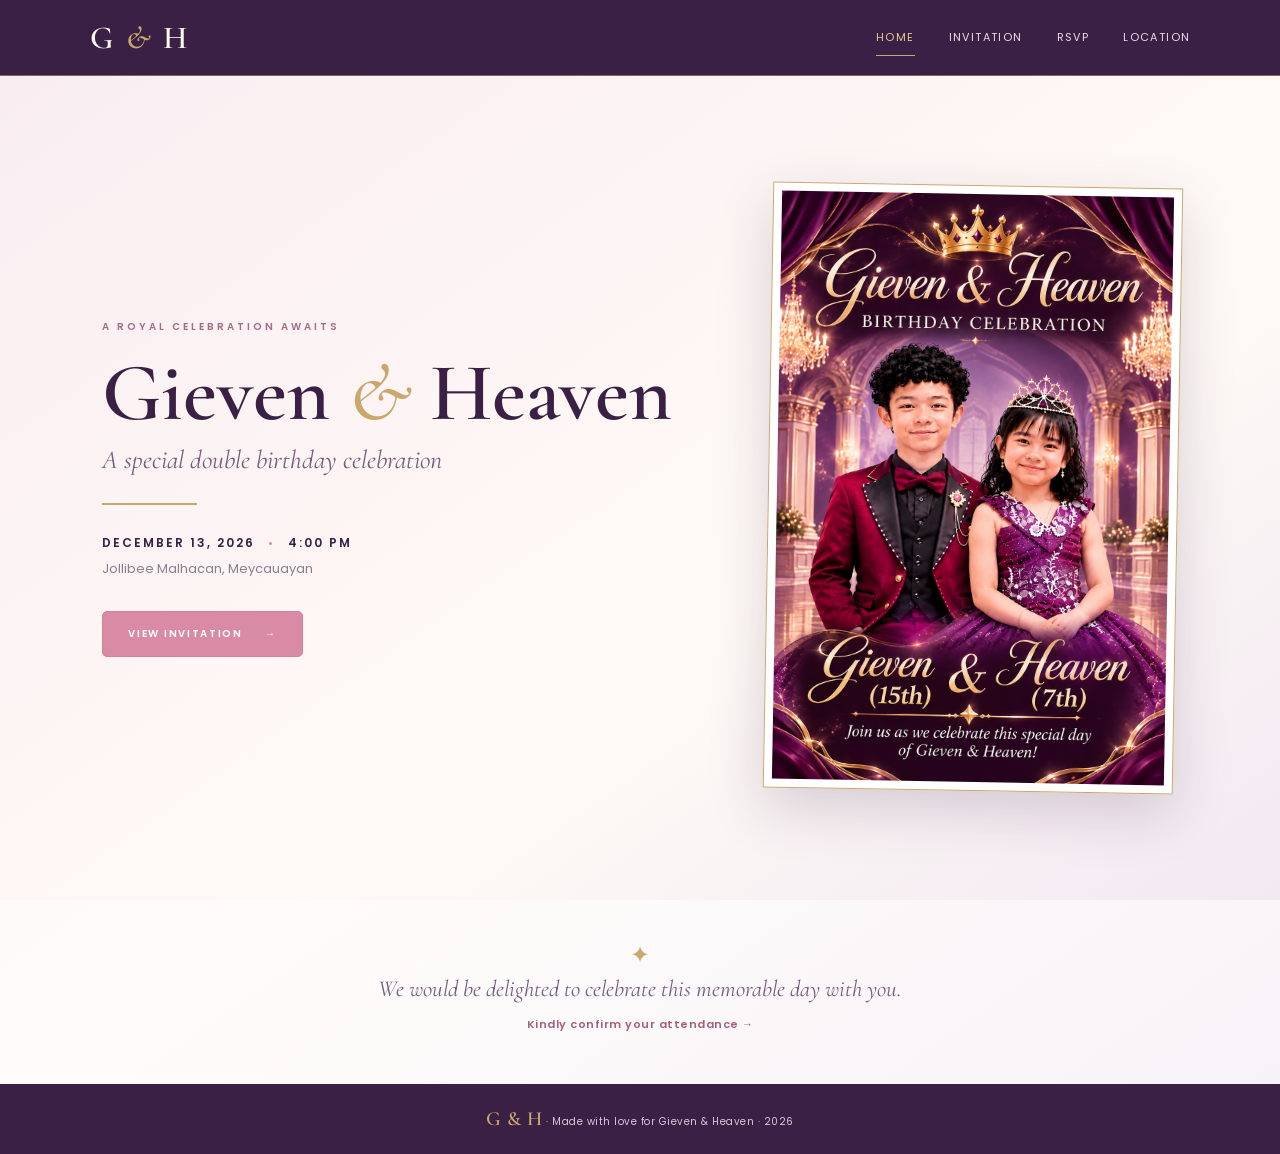
<file: index.html>
<!DOCTYPE html>
<html lang="en">
<head>
  <meta charset="UTF-8">
  <meta name="viewport" content="width=device-width, initial-scale=1.0">
  <meta name="theme-color" content="#392044">
  <title>Gieven & Heaven | Birthday Celebration</title>
  <link rel="stylesheet" href="style.css">
</head>
<body>
  <header class="topbar">
    <a class="brand" href="index.html">G <span>&</span> H</a>
    <button class="menu-toggle" aria-label="Open menu" aria-expanded="false">☰</button>
    <nav class="nav-links">
      <a class="active" href="index.html">Home</a>
      <a href="invitation.html">Invitation</a>
      <a href="rsvp.html">RSVP</a>
      <a href="location.html">Location</a>
    </nav>
  </header>

  <main class="home-page">
    <section class="welcome">
      <div class="welcome-copy">
        <p class="eyebrow">A ROYAL CELEBRATION AWAITS</p>
        <h1>Gieven <em>&</em> Heaven</h1>
        <p class="subtitle">A special double birthday celebration</p>
        <div class="gold-line"></div>
        <p class="event-date">DECEMBER 13, 2026 <span>•</span> 4:00 PM</p>
        <p class="event-place">Jollibee Malhacan, Meycauayan</p>
        <a class="primary-btn" href="invitation.html">VIEW INVITATION <span>→</span></a>
      </div>
      <a class="cover-art" href="invitation.html" aria-label="View the birthday invitation">
        <img src="Royal Purple Birthday Celebration.png" alt="Gieven and Heaven birthday invitation">
      </a>
    </section>
    <section class="welcome-note">
      <span class="ornament">✦</span>
      <p>We would be delighted to celebrate this memorable day with you.</p>
      <a class="text-link" href="rsvp.html">Kindly confirm your attendance →</a>
    </section>
  </main>

  <footer><span>G & H</span> · Made with love for Gieven & Heaven · 2026</footer>
  <script src="script.js"></script>
</body>
</html>
</file>
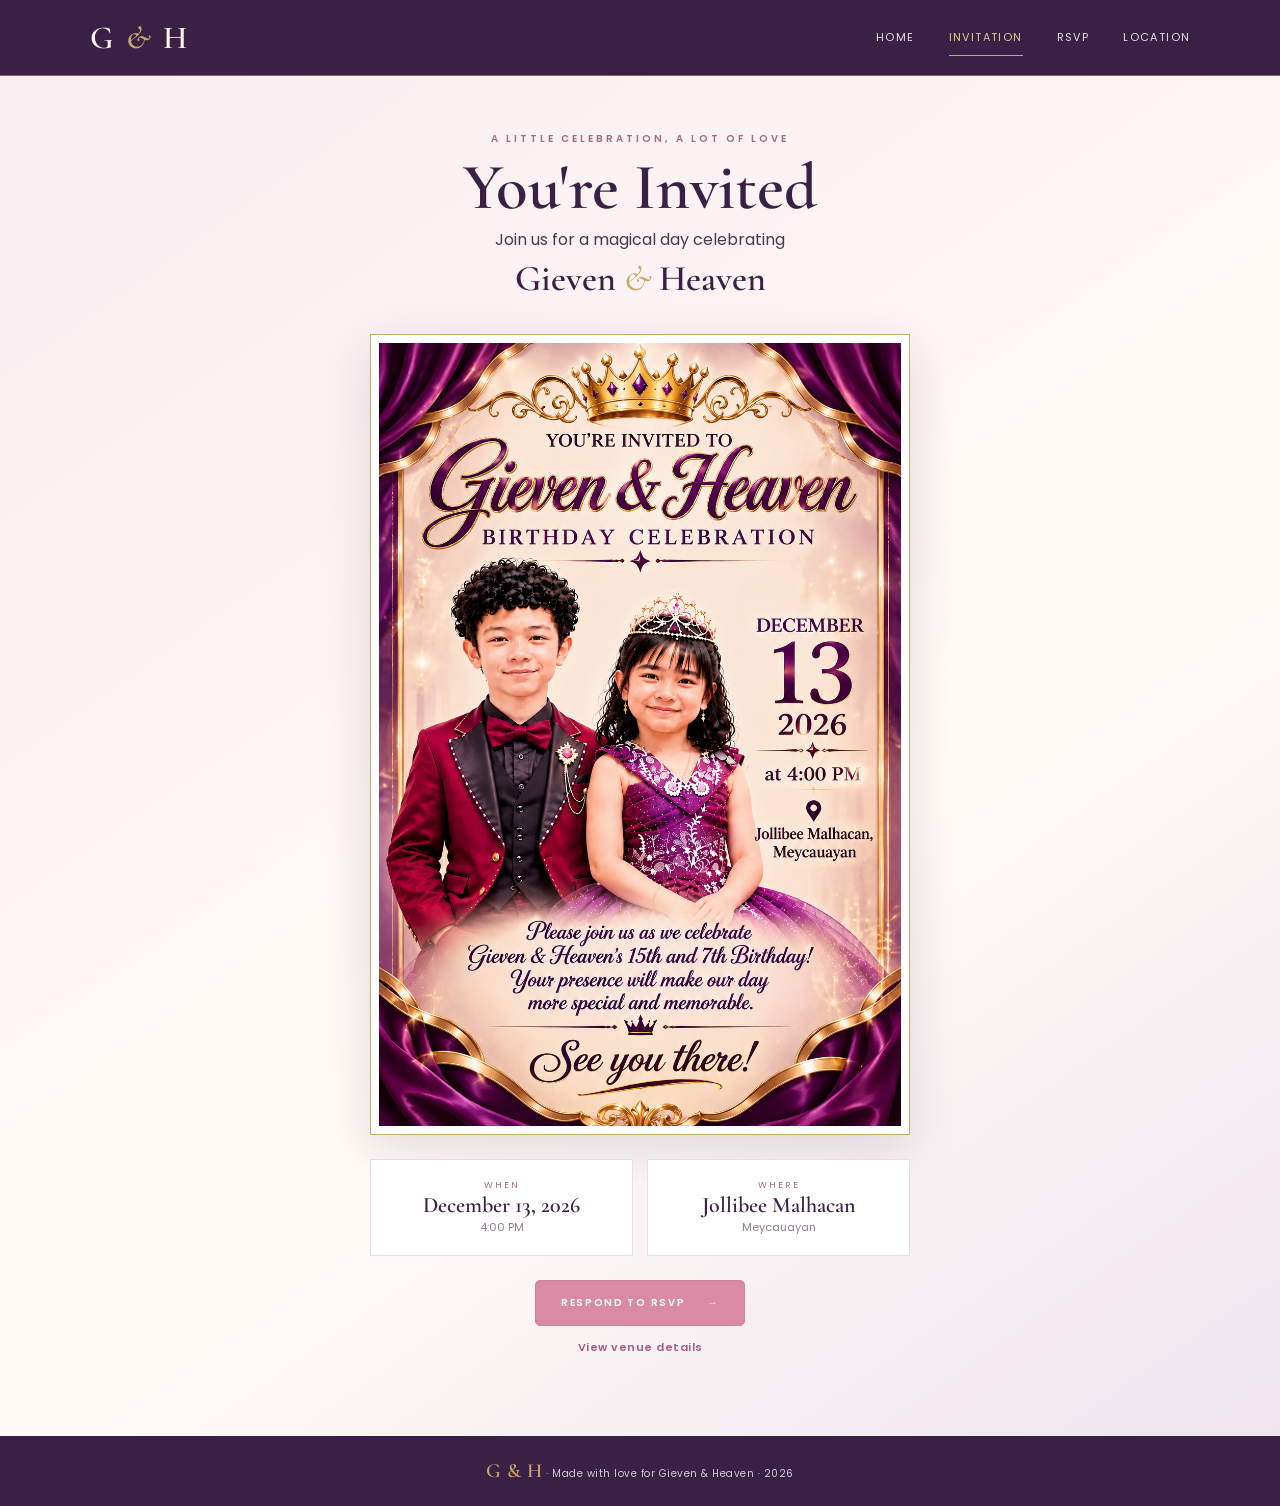
<file: invitation.html>
<!DOCTYPE html>
<html lang="en">
<head>
  <meta charset="UTF-8">
  <meta name="viewport" content="width=device-width, initial-scale=1.0">
  <meta name="theme-color" content="#392044">
  <title>Our Invitation | Gieven & Heaven</title>
  <link rel="stylesheet" href="style.css">
</head>
<body>
  <header class="topbar">
    <a class="brand" href="index.html">G <span>&</span> H</a>
    <button class="menu-toggle" aria-label="Open menu" aria-expanded="false">☰</button>
    <nav class="nav-links">
      <a href="index.html">Home</a>
      <a class="active" href="invitation.html">Invitation</a>
      <a href="rsvp.html">RSVP</a>
      <a href="location.html">Location</a>
    </nav>
  </header>

  <main class="inner-page invitation-page">
    <div class="section-heading">
      <p class="eyebrow">A LITTLE CELEBRATION, A LOT OF LOVE</p>
      <h1>You're Invited</h1>
      <p>Join us for a magical day celebrating</p>
      <h2>Gieven <em>&</em> Heaven</h2>
    </div>
    <div class="invitation-frame">
      <img src="invitation.png" alt="Official Gieven and Heaven birthday invitation">
    </div>
    <div class="event-summary">
      <div><small>WHEN</small><strong>December 13, 2026</strong><span>4:00 PM</span></div>
      <div><small>WHERE</small><strong>Jollibee Malhacan</strong><span>Meycauayan</span></div>
    </div>
    <div class="center-actions">
      <a class="primary-btn" href="rsvp.html">RESPOND TO RSVP <span>→</span></a>
      <a class="text-link" href="location.html">View venue details</a>
    </div>
  </main>
  <footer><span>G & H</span> · Made with love for Gieven & Heaven · 2026</footer>
  <script src="script.js"></script>
</body>
</html>
</file>
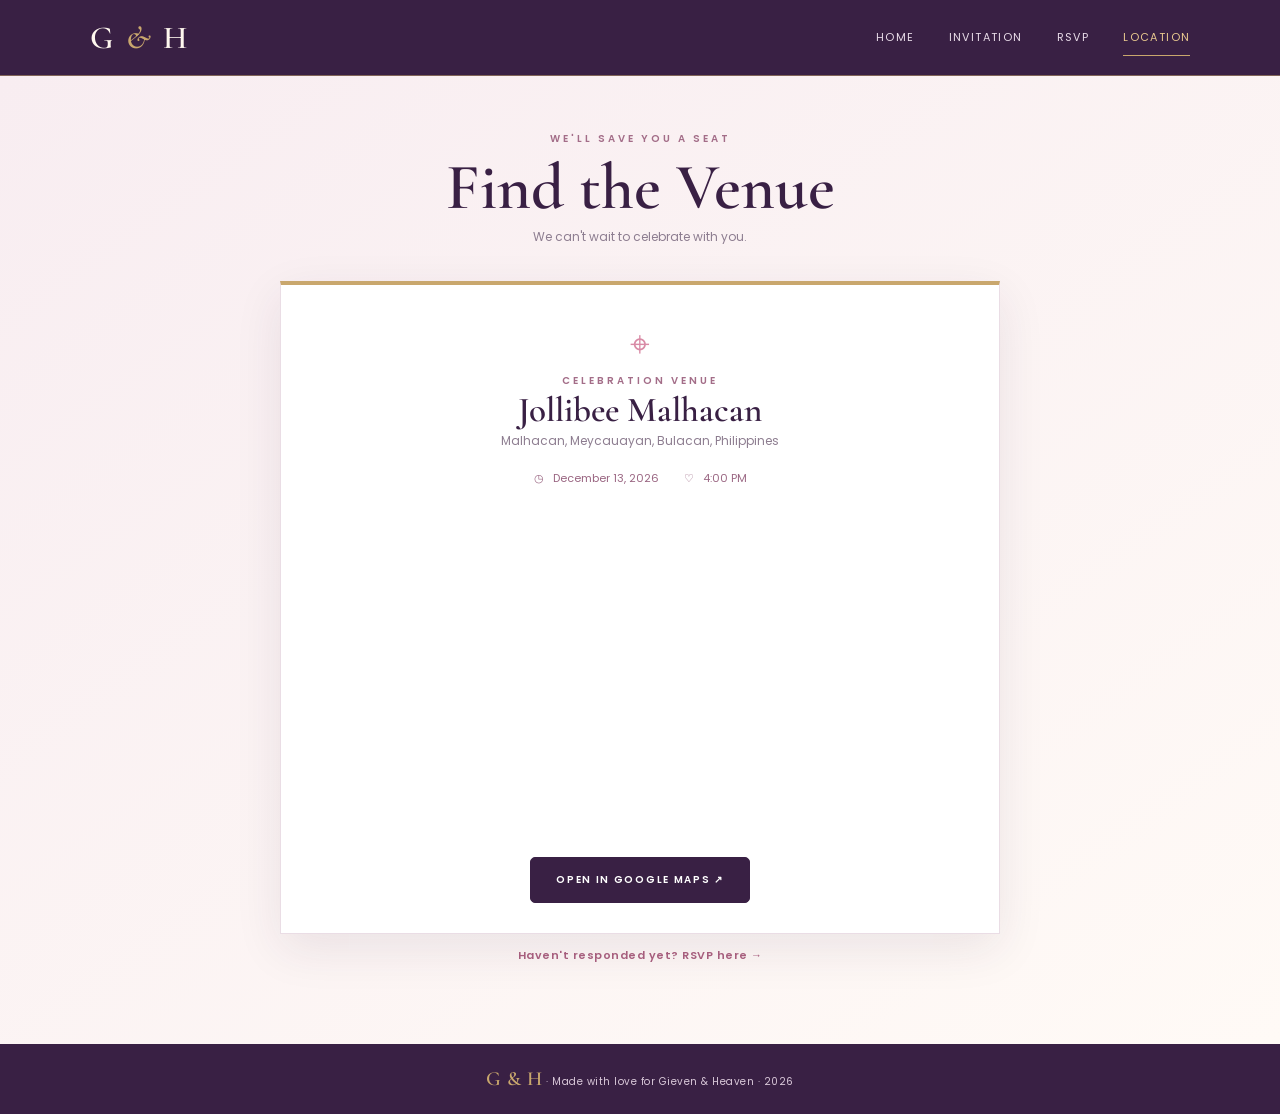
<file: location.html>
<!DOCTYPE html>
<html lang="en">
<head>
  <meta charset="UTF-8">
  <meta name="viewport" content="width=device-width, initial-scale=1.0">
  <meta name="theme-color" content="#392044">
  <title>Location | Gieven & Heaven</title>
  <link rel="stylesheet" href="style.css">
</head>
<body>
  <header class="topbar">
    <a class="brand" href="index.html">G <span>&</span> H</a>
    <button class="menu-toggle" aria-label="Open menu" aria-expanded="false">☰</button>
    <nav class="nav-links">
      <a href="index.html">Home</a>
      <a href="invitation.html">Invitation</a>
      <a href="rsvp.html">RSVP</a>
      <a class="active" href="location.html">Location</a>
    </nav>
  </header>

  <main class="inner-page location-page">
    <div class="section-heading">
      <p class="eyebrow">WE'LL SAVE YOU A SEAT</p>
      <h1>Find the Venue</h1>
      <p>We can't wait to celebrate with you.</p>
    </div>
    <section class="venue-card">
      <div class="venue-icon">⌖</div>
      <p class="eyebrow">CELEBRATION VENUE</p>
      <h2>Jollibee Malhacan</h2>
      <p class="venue-address">Malhacan, Meycauayan, Bulacan, Philippines</p>
      <div class="venue-meta"><span>◷ &nbsp; December 13, 2026</span><span>♡ &nbsp; 4:00 PM</span></div>
      <iframe title="Map to Jollibee Malhacan, Meycauayan" src="https://maps.google.com/maps?q=Jollibee%20Malhacan%20Meycauayan&t=&z=16&ie=UTF8&iwloc=&output=embed" loading="lazy" referrerpolicy="no-referrer-when-downgrade"></iframe>
      <a class="primary-btn map-btn" href="https://www.google.com/maps/search/?api=1&query=Jollibee+Malhacan+Meycauayan" target="_blank" rel="noopener noreferrer">OPEN IN GOOGLE MAPS ↗</a>
    </section>
    <div class="center-actions"><a class="text-link" href="rsvp.html">Haven't responded yet? RSVP here →</a></div>
  </main>
  <footer><span>G & H</span> · Made with love for Gieven & Heaven · 2026</footer>
  <script src="script.js"></script>
</body>
</html>
</file>
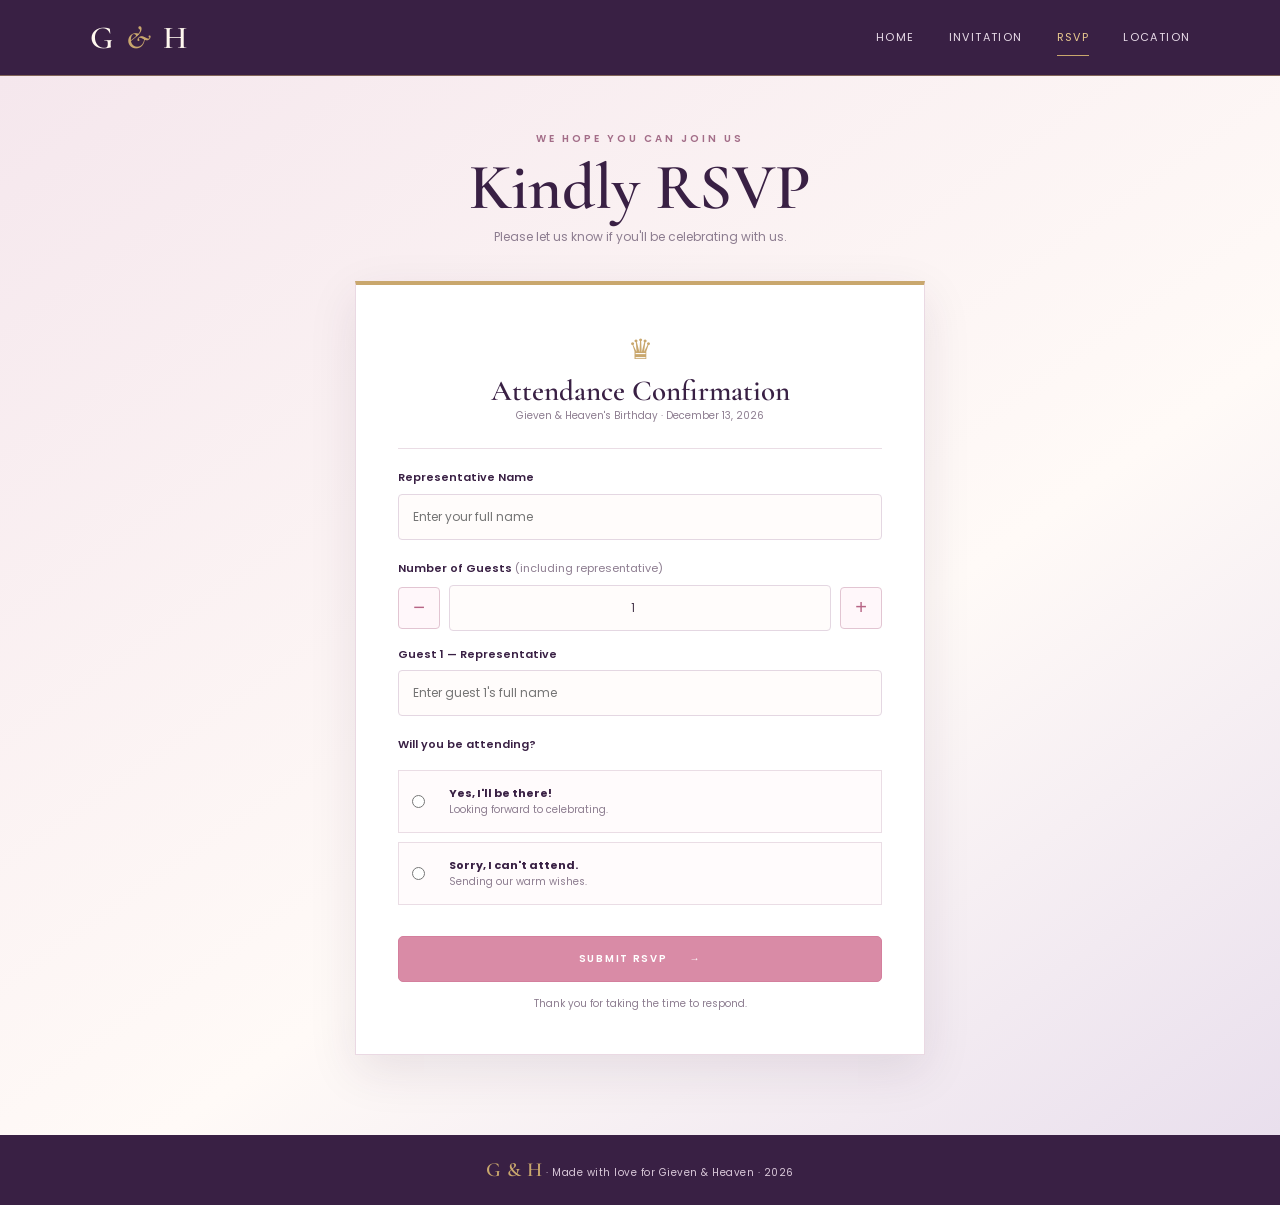
<file: rsvp.html>
<!DOCTYPE html>
<html lang="en">
<head>
  <meta charset="UTF-8">
  <meta name="viewport" content="width=device-width, initial-scale=1.0">
  <meta name="theme-color" content="#392044">

  <title>RSVP | Gieven & Heaven</title>

  <link rel="stylesheet" href="style.css">
</head>

<body>

  <!-- NAVIGATION -->
  <header class="topbar">
    <a class="brand" href="index.html">
      G <span>&</span> H
    </a>

    <button
      class="menu-toggle"
      type="button"
      aria-label="Open menu"
      aria-expanded="false"
    >
      ☰
    </button>

    <nav class="nav-links">
      <a href="index.html">Home</a>
      <a href="invitation.html">Invitation</a>
      <a href="rsvp.html" class="active">RSVP</a>
      <a href="location.html">Location</a>
    </nav>
  </header>

  <!-- RSVP PAGE -->
  <main class="inner-page rsvp-page">

    <div class="section-heading">
      <p class="eyebrow">WE HOPE YOU CAN JOIN US</p>

      <h1>Kindly RSVP</h1>

      <p>
        Please let us know if you'll be celebrating
        with us.
      </p>
    </div>

    <!-- RSVP FORM -->
    <form class="rsvp-card" id="rsvpForm">

      <div class="form-intro">
        <span class="mini-crown">♛</span>

        <h2>Attendance Confirmation</h2>

        <p>
          Gieven & Heaven's Birthday
          · December 13, 2026
        </p>
      </div>

      <!-- REPRESENTATIVE NAME -->
      <label for="representativeName">
        Representative Name
      </label>

      <input
        id="representativeName"
        name="representativeName"
        type="text"
        placeholder="Enter your full name"
        autocomplete="name"
        required
      >

      <!-- NUMBER OF GUESTS -->
      <label for="guestCount">
        Number of Guests
        <span class="hint">
          (including representative)
        </span>
      </label>

      <div class="number-control">

        <button
          type="button"
          class="step-btn"
          id="minusGuest"
          aria-label="Decrease guests"
        >
          −
        </button>

        <input
          id="guestCount"
          name="guestCount"
          type="number"
          min="1"
          max="20"
          value="1"
          required
        >

        <button
          type="button"
          class="step-btn"
          id="plusGuest"
          aria-label="Increase guests"
        >
          +
        </button>

      </div>

      <!-- GUEST NAMES -->
      <div
        id="guestNameFields"
        class="guest-fields"
      ></div>

      <!-- ATTENDANCE -->
      <fieldset>

        <legend>
          Will you be attending?
        </legend>

        <label class="choice">

          <input
            type="radio"
            name="attendance"
            value="Yes"
            required
          >

          <span class="choice-mark"></span>

          <span>
            <strong>
              Yes, I'll be there!
            </strong>

            <small>
              Looking forward to celebrating.
            </small>
          </span>

        </label>

        <label class="choice">

          <input
            type="radio"
            name="attendance"
            value="No"
          >

          <span class="choice-mark"></span>

          <span>
            <strong>
              Sorry, I can't attend.
            </strong>

            <small>
              Sending our warm wishes.
            </small>
          </span>

        </label>

      </fieldset>

      <!-- SUBMIT BUTTON -->
      <button
        class="primary-btn submit-btn"
        type="submit"
      >
        SUBMIT RSVP
        <span>→</span>
      </button>

      <p class="form-note">
        Thank you for taking the time to respond.
      </p>

      <!-- RESPONSE MESSAGE -->
      <div
        id="responseMessage"
        class="response-message"
        role="status"
        aria-live="polite"
      ></div>

    </form>

  </main>

  <!-- FOOTER -->
  <footer>
    <span>G & H</span>
    · Made with love for Gieven & Heaven
    · 2026
  </footer>

  <!-- JAVASCRIPT -->
  <script src="script.js"></script>

</body>
</html>
</file>
<file: style.css>
@import url('https://fonts.googleapis.com/css2?family=Cormorant+Garamond:wght@400;500;600;700&family=Poppins:wght@300;400;500;600;700&display=swap');

:root {
  --plum: #392044;
  --plum-2: #50345d;
  --purple: #765b7d;
  --rose: #d98ba6;
  --rose-light: #f7e9ee;
  --gold: #c9a76d;
  --cream: #fffaf6;
  --ink: #49394e;
  --muted: #8d7d90;
  --line: #eadde5;
}

* { box-sizing: border-box; margin: 0; padding: 0; }
html { scroll-behavior: smooth; }
body { min-height: 100vh; background: var(--cream); color: var(--ink); font-family: 'Poppins', sans-serif; line-height: 1.65; }
a { color: inherit; text-decoration: none; }

.topbar {
  height: 76px; padding: 0 clamp(20px, 7vw, 100px);
  display: flex; align-items: center; justify-content: space-between;
  background: var(--plum); color: #fffaf6;
  border-bottom: 1px solid rgba(201,167,109,.5);
  position: relative; z-index: 5;
}
.brand { font: 600 32px 'Cormorant Garamond', serif; letter-spacing: 3px; color: #fff8ef; }
.brand span { color: var(--gold); font-style: italic; }
.nav-links { display: flex; align-items: center; gap: 34px; }
.nav-links a { color: #e9dce9; font-size: 11px; letter-spacing: 1.4px; text-transform: uppercase; padding: 9px 0; border-bottom: 1px solid transparent; transition: .2s; }
.nav-links a:hover, .nav-links a.active { color: #e9c98f; border-color: var(--gold); }
.menu-toggle { display: none; border: 1px solid rgba(255,255,255,.35); background: transparent; color: white; border-radius: 8px; padding: 7px 11px; font-size: 20px; }

.home-page { background: linear-gradient(145deg, #f9edf1, #fffaf6 55%, #eee4f0); }
.welcome { min-height: calc(100vh - 76px); padding: 55px clamp(22px, 8vw, 120px); display: grid; grid-template-columns: 1fr minmax(260px, 410px); align-items: center; gap: clamp(35px, 7vw, 100px); max-width: 1400px; margin: auto; }
.welcome-copy { text-align: left; }
.eyebrow { color: #a36d88; font-size: 10px; font-weight: 600; letter-spacing: 3px; text-transform: uppercase; }
.welcome h1, .section-heading h1 { font: 600 clamp(48px, 6.5vw, 82px)/.98 'Cormorant Garamond', serif; color: var(--plum); margin: 18px 0 10px; }
.welcome h1 em, .section-heading h2 em { color: var(--gold); font-weight: 500; }
.subtitle { color: var(--purple); font: italic 26px 'Cormorant Garamond', serif; }
.gold-line { width: 95px; height: 2px; background: var(--gold); margin: 28px 0; }
.event-date { color: var(--plum); font-size: 12px; font-weight: 600; letter-spacing: 2px; }
.event-date span { color: var(--rose); padding: 0 8px; }
.event-place { color: var(--muted); font-size: 13px; margin-top: 5px; }
.primary-btn { display: inline-flex; justify-content: center; align-items: center; gap: 22px; padding: 14px 25px; background: var(--rose); color: white; border: 1px solid #d47f9d; border-radius: 5px; font: 600 10px 'Poppins', sans-serif; letter-spacing: 1.7px; cursor: pointer; transition: .25s; }
.primary-btn:hover { background: var(--plum); border-color: var(--plum); transform: translateY(-2px); }
.welcome-copy .primary-btn { margin-top: 32px; }
.cover-art { display: block; max-width: 410px; justify-self: center; padding: 8px; background: #fff; border: 1px solid var(--gold); box-shadow: 0 20px 55px rgba(57,32,68,.18); transform: rotate(1deg); transition: .3s; }
.cover-art:hover { transform: rotate(0) translateY(-5px); }
.cover-art img { width: 100%; display: block; }
.welcome-note { text-align: center; padding: 35px 20px 48px; color: var(--purple); background: rgba(255,255,255,.55); }
.ornament { display: block; color: var(--gold); font-size: 24px; }
.welcome-note p { font: italic 23px 'Cormorant Garamond', serif; }
.text-link { display: inline-block; margin-top: 12px; color: #a65e7d; font-size: 11px; font-weight: 600; letter-spacing: .5px; }
.text-link:hover { color: var(--plum); }

.inner-page { min-height: calc(100vh - 140px); padding: 55px 20px 80px; background: linear-gradient(145deg, #f8edf1, #fffaf6 60%, #eee5ef); }
.section-heading { text-align: center; margin: 0 auto 34px; }
.section-heading h1 { font-size: clamp(44px, 6vw, 65px); margin: 8px 0; }
.section-heading > p:last-child { color: var(--muted); font-size: 12px; }
.section-heading h2 { font: 600 36px 'Cormorant Garamond', serif; color: var(--plum); margin-top: 3px; }
.invitation-frame { max-width: 540px; margin: auto; padding: 8px; background: white; border: 1px solid var(--gold); box-shadow: 0 15px 45px rgba(57,32,68,.14); }
.invitation-frame img { display: block; width: 100%; height: auto; }
.event-summary { display: grid; grid-template-columns: 1fr 1fr; gap: 14px; max-width: 540px; margin: 24px auto; }
.event-summary div { padding: 18px 12px; background: white; border: 1px solid var(--line); text-align: center; }
.event-summary small, .event-summary strong, .event-summary span { display: block; }
.event-summary small { color: #a36d88; font-size: 9px; letter-spacing: 2px; }
.event-summary strong { color: var(--plum); font: 600 22px 'Cormorant Garamond', serif; }
.event-summary span { color: var(--muted); font-size: 11px; }
.center-actions { text-align: center; display: flex; flex-direction: column; align-items: center; }

.rsvp-page { background: linear-gradient(145deg, #f5e7ed, #fffaf7 60%, #e9dfed); }
.rsvp-card { max-width: 570px; margin: auto; padding: clamp(22px, 5vw, 42px); background: #fff; border: 1px solid #ead9e3; border-top: 4px solid var(--gold); box-shadow: 0 16px 45px rgba(57,32,68,.1); }
.form-intro { text-align: center; padding-bottom: 23px; margin-bottom: 15px; border-bottom: 1px solid var(--line); }
.mini-crown { color: var(--gold); font-size: 28px; }
.form-intro h2 { color: var(--plum); font: 600 29px 'Cormorant Garamond', serif; }
.form-intro p { color: var(--muted); font-size: 10px; }
.rsvp-card > label, fieldset legend { display: block; margin: 19px 0 8px; color: var(--plum); font-size: 11px; font-weight: 600; }
.hint { color: var(--muted); font-weight: 400; }
.rsvp-card input[type="text"], .rsvp-card input[type="number"] { width: 100%; min-width: 0; padding: 13px 14px; border: 1px solid #e4d7e2; border-radius: 4px; outline: none; color: var(--ink); background: #fffcfb; font: 12px 'Poppins', sans-serif; }
.rsvp-card input:focus { border-color: var(--rose); box-shadow: 0 0 0 3px rgba(217,139,166,.12); }
.number-control { display: grid; grid-template-columns: 42px 1fr 42px; gap: 9px; align-items: center; }
.number-control input { text-align: center; }
.step-btn { height: 42px; border: 1px solid #e2c5d2; border-radius: 4px; color: #b76585; background: #fff7fa; font-size: 20px; cursor: pointer; }
.step-btn:hover { background: var(--rose-light); }
.guest-fields { margin-top: 4px; }
.guest-fields label { display: block; margin: 14px 0 7px; color: var(--plum); font-size: 11px; font-weight: 600; }
fieldset { border: 0; margin-top: 19px; }
.choice { display: flex; align-items: center; gap: 12px; padding: 13px; margin: 9px 0; border: 1px solid var(--line); background: #fffbfc; cursor: pointer; }
.choice input { accent-color: #b76d8b; }
.choice strong, .choice small { display: block; }
.choice strong { color: var(--plum); font-size: 11px; }
.choice small { color: var(--muted); font-size: 10px; }
.submit-btn { width: 100%; margin-top: 22px; }
.form-note { margin-top: 14px; text-align: center; color: var(--muted); font-size: 10px; }
.response-message { display: none; margin-top: 20px; padding: 16px; background: #f7eef3; border-left: 3px solid var(--gold); color: var(--plum); font-size: 12px; overflow-wrap: anywhere; }
.response-message.show { display: block; }

.location-page { background: linear-gradient(145deg, #f8edf1, #fffaf6); }
.venue-card { max-width: 720px; margin: auto; padding: 30px; text-align: center; background: white; border: 1px solid var(--line); border-top: 4px solid var(--gold); box-shadow: 0 15px 45px rgba(57,32,68,.09); }
.venue-icon { color: var(--rose); font-size: 35px; }
.venue-card h2 { color: var(--plum); font: 600 35px 'Cormorant Garamond', serif; }
.venue-address { color: var(--muted); font-size: 12px; }
.venue-meta { display: flex; justify-content: center; flex-wrap: wrap; gap: 25px; margin: 18px 0; color: #9a6682; font-size: 11px; }
.venue-card iframe { display: block; width: 100%; height: 330px; border: 0; margin: 20px 0; }
.map-btn { background: var(--plum); border-color: var(--plum); }

footer { padding: 23px 15px; text-align: center; background: var(--plum); color: #d9c8d9; font-size: 10px; letter-spacing: .5px; }
footer span { color: var(--gold); font: 600 20px 'Cormorant Garamond', serif; }

@media (max-width: 760px) {
  .topbar { height: 66px; padding: 0 20px; }
  .brand { font-size: 29px; }
  .menu-toggle { display: block; }
  .nav-links { display: none; position: absolute; top: 65px; left: 0; right: 0; padding: 14px 22px 20px; background: var(--plum); flex-direction: column; align-items: stretch; gap: 5px; box-shadow: 0 12px 20px rgba(30,15,35,.18); }
  .nav-links.open { display: flex; }
  .nav-links a { padding: 10px 0; }
  .welcome { min-height: auto; grid-template-columns: 1fr; text-align: center; padding: 52px 22px 42px; gap: 38px; }
  .welcome-copy { text-align: center; }
  .welcome h1 { font-size: clamp(48px, 12vw, 68px); }
  .subtitle { font-size: 22px; }
  .gold-line { margin: 22px auto; }
  .cover-art { width: min(78%, 340px); }
  .welcome-note p { font-size: 20px; }
  .inner-page { padding: 42px 16px 60px; }
  .section-heading { margin-bottom: 25px; }
  .event-summary { gap: 8px; }
  .event-summary strong { font-size: 19px; }
  .venue-card { padding: 22px 15px; }
  .venue-card iframe { height: 280px; }
}
</file>
